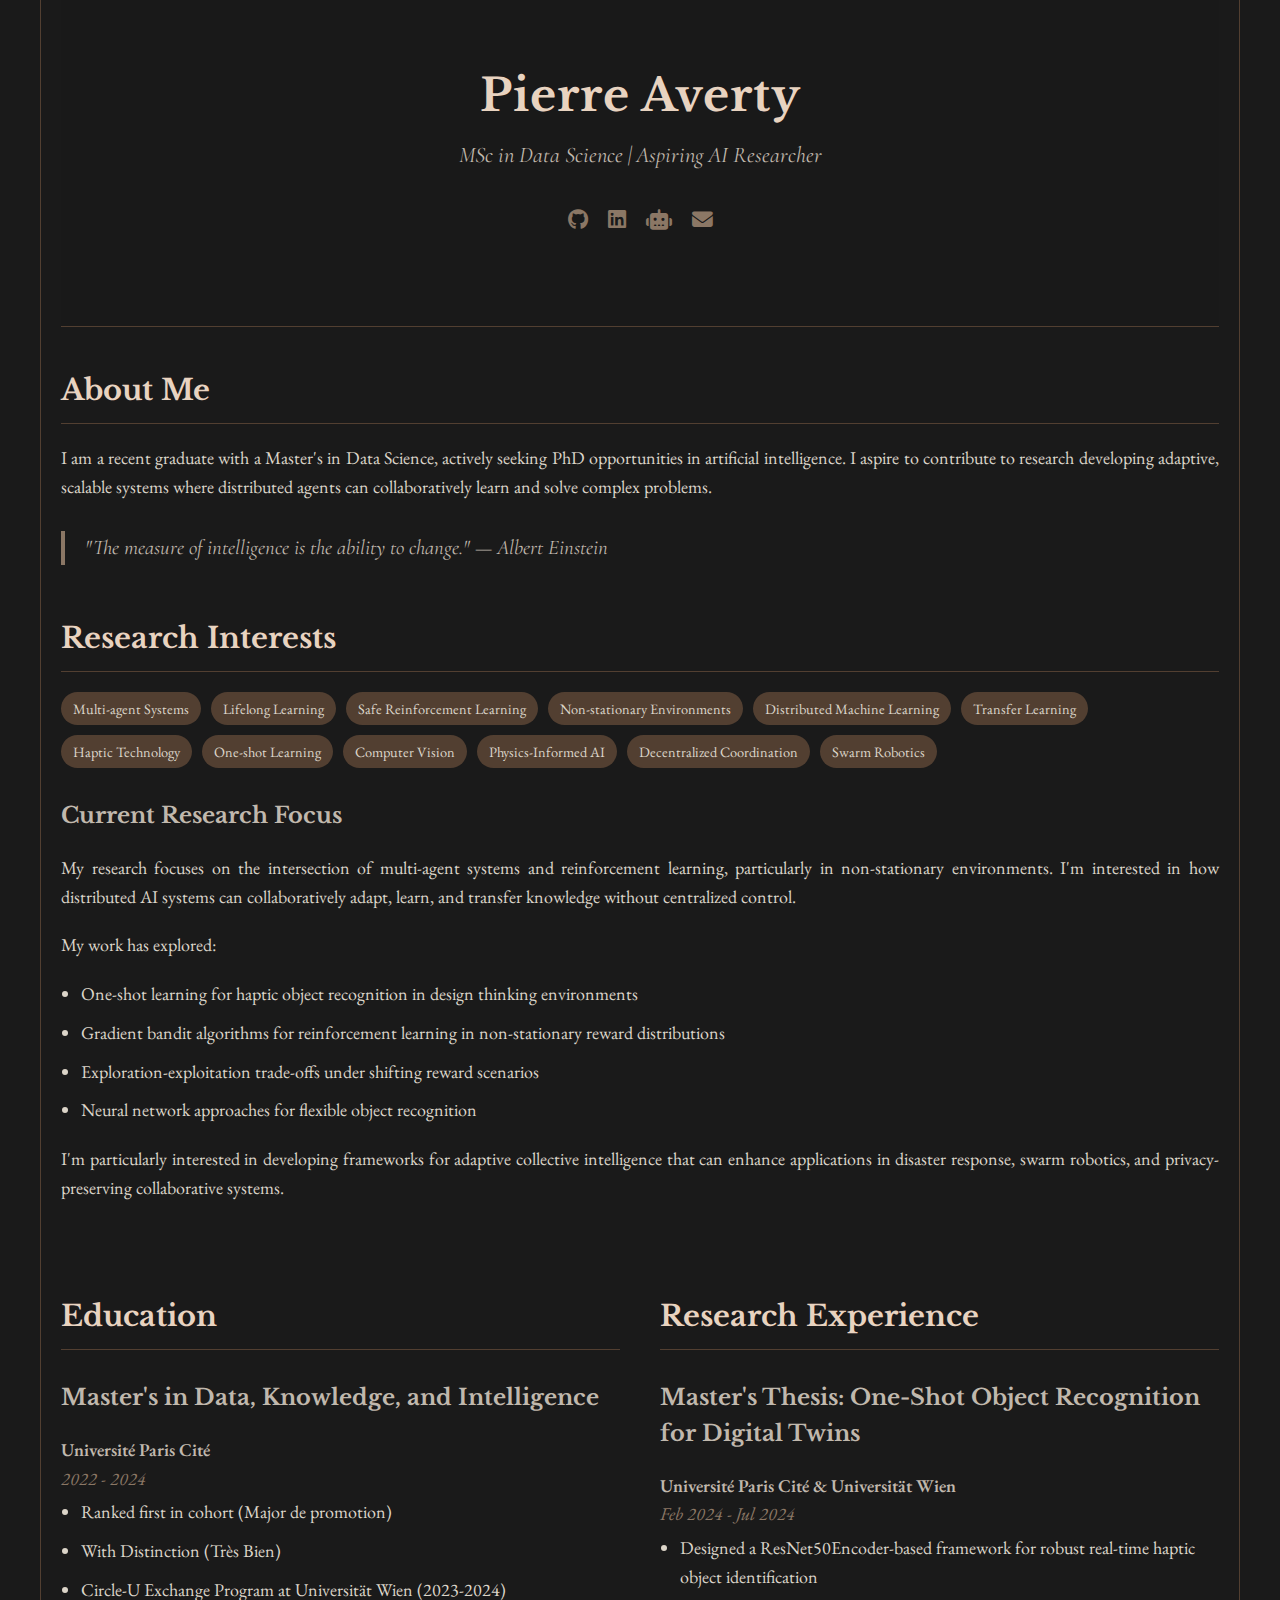
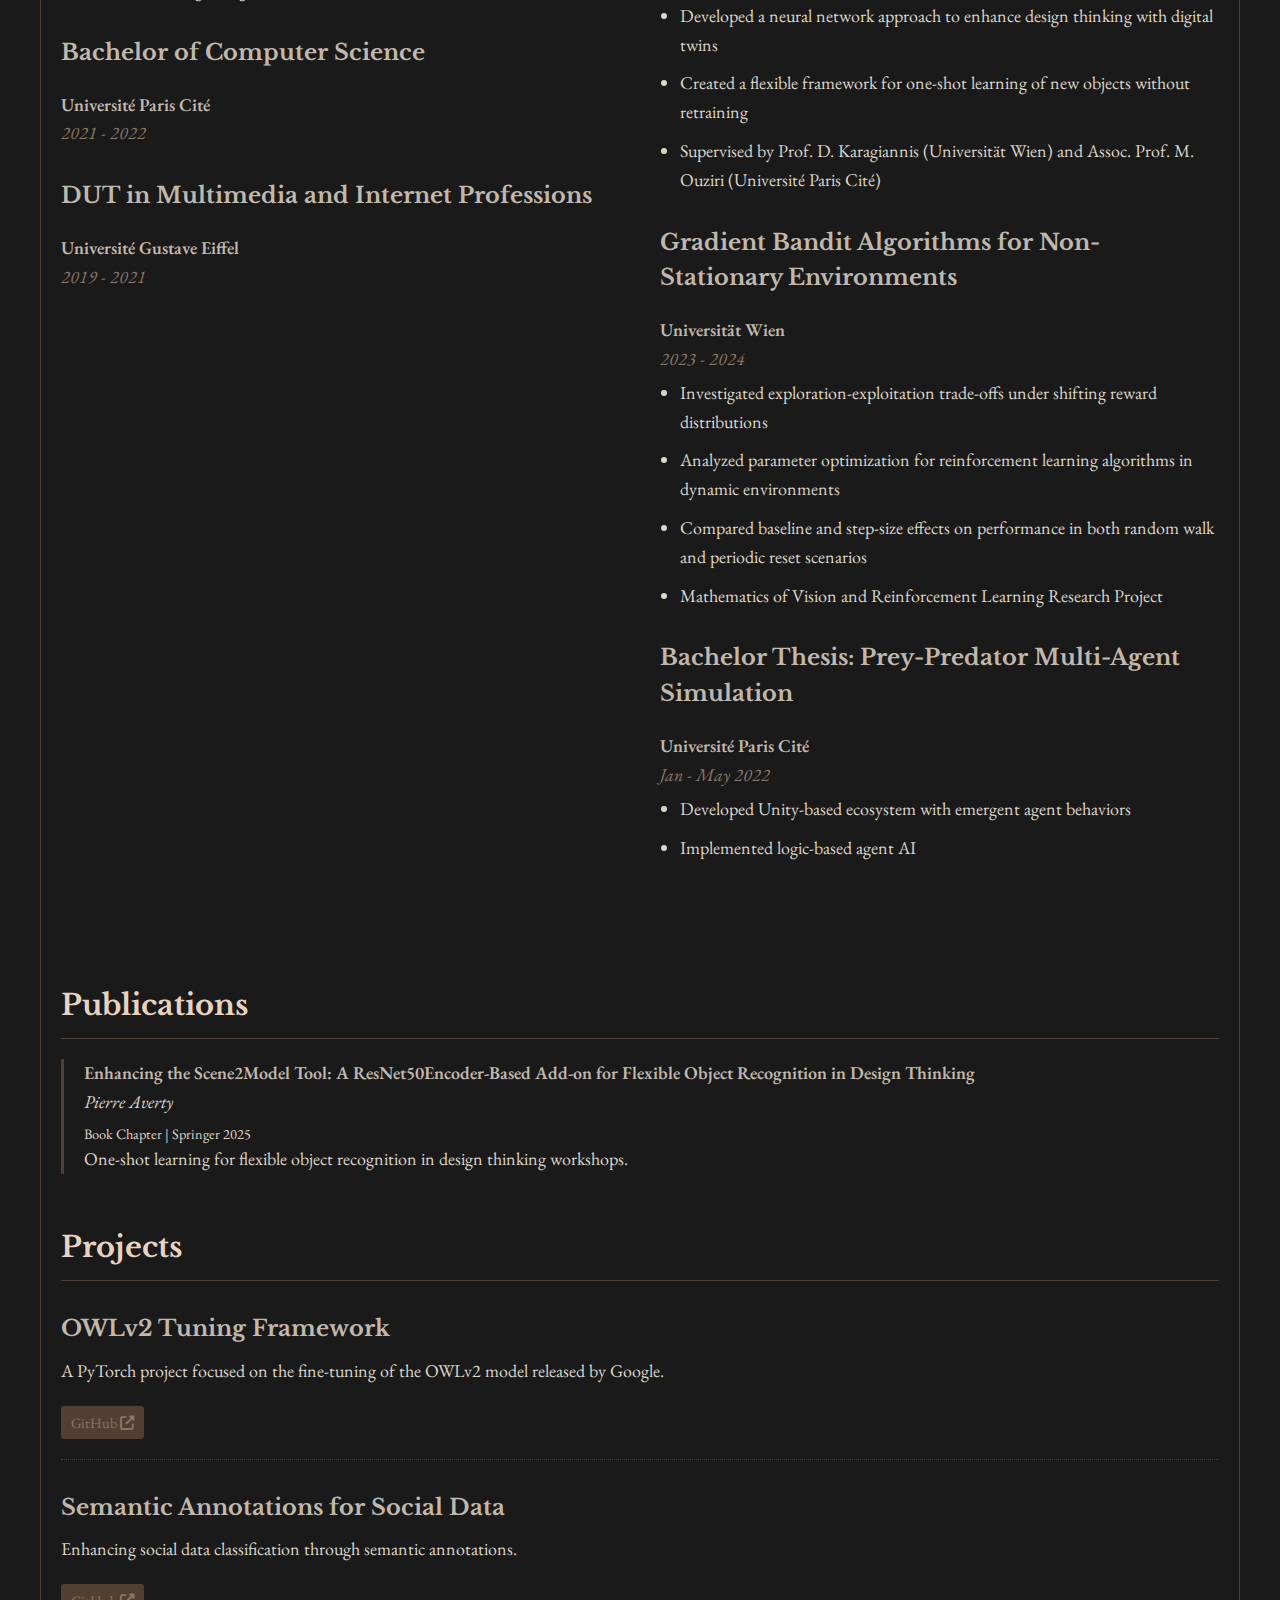
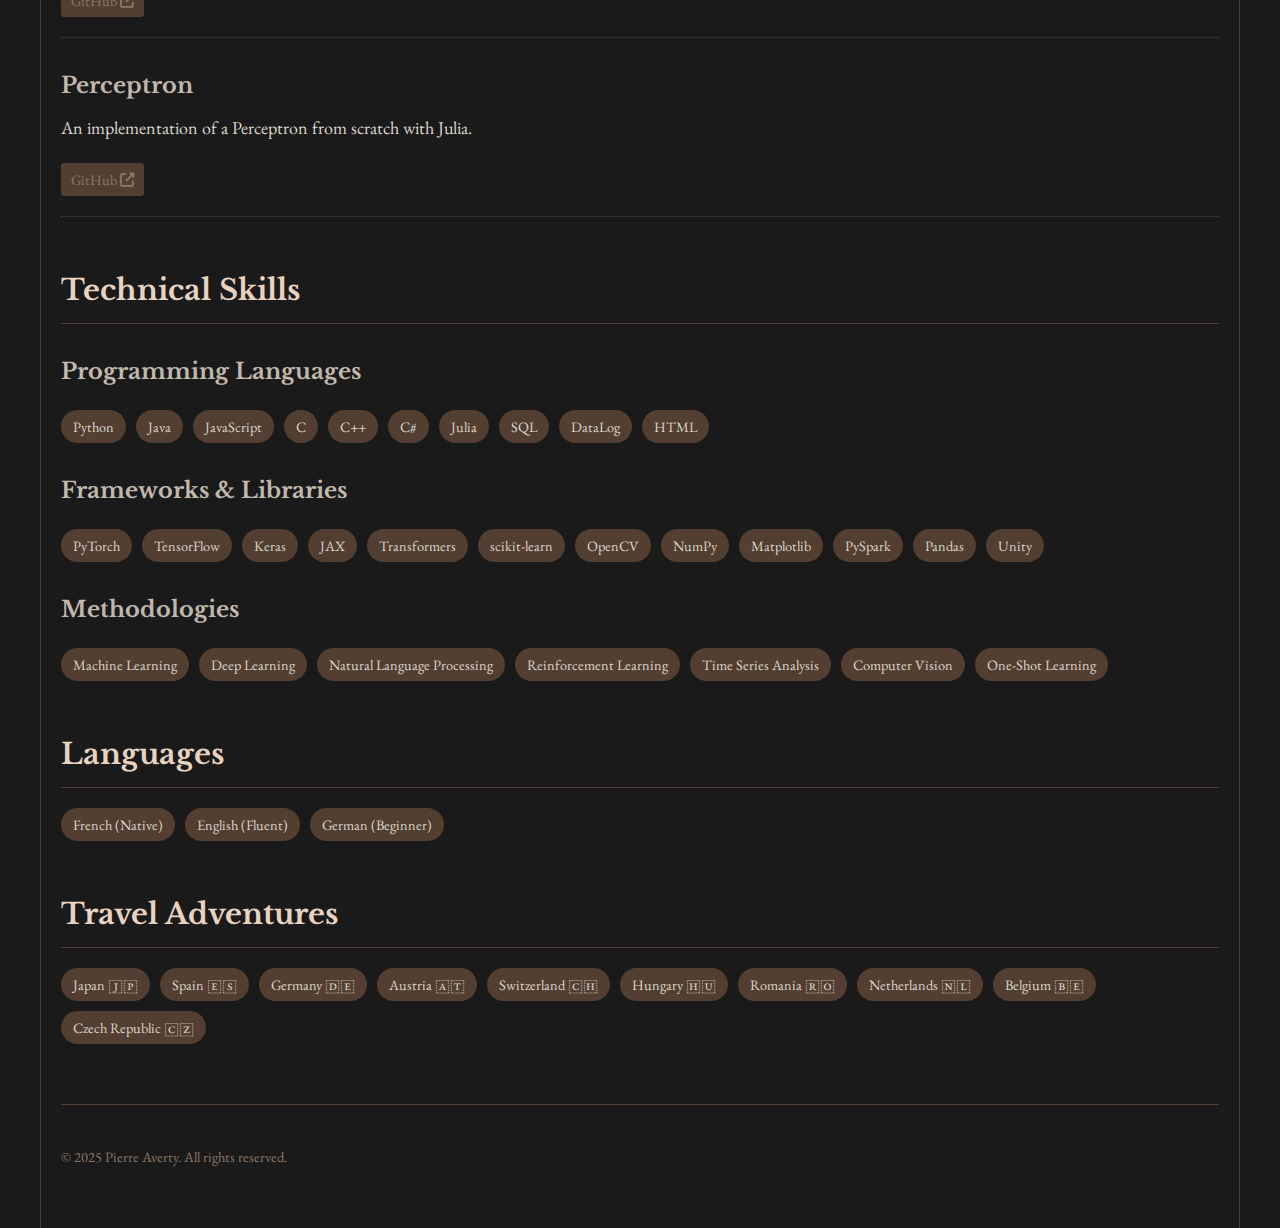
<file: index.html>
<!DOCTYPE html>
<html lang="en">
<head>
    <meta charset="UTF-8">
    <meta name="viewport" content="width=device-width, initial-scale=1.0">
    <title>Pierre Averty | AI Researcher</title>
    <link rel="stylesheet" href="./assets/css/style.css">
    <link rel="stylesheet" href="https://cdnjs.cloudflare.com/ajax/libs/font-awesome/6.4.0/css/all.min.css">
    <link rel="preconnect" href="https://fonts.googleapis.com">
    <link rel="preconnect" href="https://fonts.gstatic.com" crossorigin>
    <link href="https://fonts.googleapis.com/css2?family=Cormorant+Garamond:wght@400;500;600;700&family=EB+Garamond:wght@400;500;600&family=Libre+Baskerville:wght@400;700&display=swap" rel="stylesheet">
</head>
<body>
    <header>
        <h1>Pierre Averty</h1>
        <div class="subtitle">MSc in Data Science | Aspiring AI Researcher</div>
        <div class="social-links">
            <a href="https://github.com/pierreaverty" target="_blank" title="GitHub"><i class="fab fa-github"></i></a>
            <a href="https://www.linkedin.com/in/pierre-averty-996ab5195/" target="_blank" title="LinkedIn"><i class="fab fa-linkedin"></i></a>
            <a href="https://huggingface.co/pierreaverty1" target="_blank" title="HuggingFace"><i class="fas fa-robot"></i></a>
            <a href="mailto:pierre.averty2001@gmail.com" title="Email"><i class="fas fa-envelope"></i></a>
        </div>
    </header>
    
    <main>
        <section id="about">
            <h2>About Me</h2>
            <p>
                I am a recent graduate with a Master's in Data Science, actively seeking PhD opportunities in artificial intelligence. I aspire to contribute to research developing adaptive, scalable systems where distributed agents can collaboratively learn and solve complex problems.
            </p>
            
            <blockquote>
                "The measure of intelligence is the ability to change." — Albert Einstein
            </blockquote>
        </section>
        
        <section id="research-interests">
            <h2>Research Interests</h2>
            <div class="skills">
                <span class="skill">Multi-agent Systems</span>
                <span class="skill">Lifelong Learning</span>
                <span class="skill">Safe Reinforcement Learning</span>
                <span class="skill">Non-stationary Environments</span>
                <span class="skill">Distributed Machine Learning</span>
                <span class="skill">Transfer Learning</span>
                <span class="skill">Haptic Technology</span>
                <span class="skill">One-shot Learning</span>
                <span class="skill">Computer Vision</span>
                <span class="skill">Physics-Informed AI</span>
                <span class="skill">Decentralized Coordination</span>
                <span class="skill">Swarm Robotics</span>
            </div>
            
            <h3>Current Research Focus</h3>
            <p>
                My research focuses on the intersection of multi-agent systems and reinforcement learning, particularly in non-stationary environments. I'm interested in how distributed AI systems can collaboratively adapt, learn, and transfer knowledge without centralized control.
            </p>
            <p>
                My work has explored:
            </p>
            <ul>
                <li>One-shot learning for haptic object recognition in design thinking environments</li>
                <li>Gradient bandit algorithms for reinforcement learning in non-stationary reward distributions</li>
                <li>Exploration-exploitation trade-offs under shifting reward scenarios</li>
                <li>Neural network approaches for flexible object recognition</li>
            </ul>
            <p>
                I'm particularly interested in developing frameworks for adaptive collective intelligence that can enhance applications in disaster response, swarm robotics, and privacy-preserving collaborative systems.
            </p>
        </section>
        
        <div class="two-column">
            <section id="education">
                <h2>Education</h2>
                
                <div class="education-item">
                    <h3>Master's in Data, Knowledge, and Intelligence</h3>
                    <div class="institution">Université Paris Cité</div>
                    <div class="year">2022 - 2024</div>
                    <ul>
                        <li>Ranked first in cohort (Major de promotion)</li>
                        <li>With Distinction (Très Bien)</li>
                        <li>Circle-U Exchange Program at Universität Wien (2023-2024)</li>
                    </ul>
                </div>
                
                <div class="education-item">
                    <h3>Bachelor of Computer Science</h3>
                    <div class="institution">Université Paris Cité</div>
                    <div class="year">2021 - 2022</div>
                </div>
                
                <div class="education-item">
                    <h3>DUT in Multimedia and Internet Professions</h3>
                    <div class="institution">Université Gustave Eiffel</div>
                    <div class="year">2019 - 2021</div>
                </div>
            </section>
            
            <section id="research">
                <h2>Research Experience</h2>
                
                <div class="experience-item">
                    <h3>Master's Thesis: One-Shot Object Recognition for Digital Twins</h3>
                    <div class="institution">Université Paris Cité & Universität Wien</div>
                    <div class="year">Feb 2024 - Jul 2024</div>
                    <ul>
                        <li>Designed a ResNet50Encoder-based framework for robust real-time haptic object identification</li>
                        <li>Developed a neural network approach to enhance design thinking with digital twins</li>
                        <li>Created a flexible framework for one-shot learning of new objects without retraining</li>
                        <li>Supervised by Prof. D. Karagiannis (Universität Wien) and Assoc. Prof. M. Ouziri (Université Paris Cité)</li>
                    </ul>
                </div>
                
                <div class="experience-item">
                    <h3>Gradient Bandit Algorithms for Non-Stationary Environments</h3>
                    <div class="institution">Universität Wien</div>
                    <div class="year">2023 - 2024</div>
                    <ul>
                        <li>Investigated exploration-exploitation trade-offs under shifting reward distributions</li>
                        <li>Analyzed parameter optimization for reinforcement learning algorithms in dynamic environments</li>
                        <li>Compared baseline and step-size effects on performance in both random walk and periodic reset scenarios</li>
                        <li>Mathematics of Vision and Reinforcement Learning Research Project</li>
                    </ul>
                </div>
                
                <div class="experience-item">
                    <h3>Bachelor Thesis: Prey-Predator Multi-Agent Simulation</h3>
                    <div class="institution">Université Paris Cité</div>
                    <div class="year">Jan - May 2022</div>
                    <ul>
                        <li>Developed Unity-based ecosystem with emergent agent behaviors</li>
                        <li>Implemented logic-based agent AI</li>
                    </ul>
                </div>
            </section>
        </div>
        
        <section id="publications">
            <h2>Publications</h2>
            
            <div class="publication">
                <div class="publication-title">Enhancing the Scene2Model Tool: A ResNet50Encoder-Based Add-on for Flexible Object Recognition in Design Thinking</div>
                <div class="publication-authors">Pierre Averty</div>
                <div class="publication-details">Book Chapter | Springer 2025</div>
                <p>One-shot learning for flexible object recognition in design thinking workshops.</p>
            </div>
        </section>
        
        <section id="projects">
            <h2>Projects</h2>
            
            <div class="project">
                <h3>OWLv2 Tuning Framework</h3>
                <p>A PyTorch project focused on the fine-tuning of the OWLv2 model released by Google.</p>
                <div class="project-links">
                    <a href="https://github.com/pierreaverty/OWLv2-Tunning" target="_blank">GitHub <i class="fas fa-external-link-alt"></i></a>
                </div>
            </div>
            
            <div class="project">
                <h3>Semantic Annotations for Social Data</h3>
                <p>Enhancing social data classification through semantic annotations.</p>
                <div class="project-links">
                    <a href="https://github.com/pierreaverty/TER_project" target="_blank">GitHub <i class="fas fa-external-link-alt"></i></a>
                </div>
            </div>
            
            <div class="project">
                <h3>Perceptron</h3>
                <p>An implementation of a Perceptron from scratch with Julia.</p>
                <div class="project-links">
                    <a href="https://github.com/pierreaverty/perceptron" target="_blank">GitHub <i class="fas fa-external-link-alt"></i></a>
                </div>
            </div>
        </section>
        
        <section id="skills">
            <h2>Technical Skills</h2>
            
            <h3>Programming Languages</h3>
            <div class="skills">
                <span class="skill">Python</span>
                <span class="skill">Java</span>
                <span class="skill">JavaScript</span>
                <span class="skill">C</span>
                <span class="skill">C++</span>
                <span class="skill">C#</span>
                <span class="skill">Julia</span>
                <span class="skill">SQL</span>
                <span class="skill">DataLog</span>
                <span class="skill">HTML</span>
            </div>
            
            <h3>Frameworks & Libraries</h3>
            <div class="skills">
                <span class="skill">PyTorch</span>
                <span class="skill">TensorFlow</span>
                <span class="skill">Keras</span>
                <span class="skill">JAX</span>
                <span class="skill">Transformers</span>
                <span class="skill">scikit-learn</span>
                <span class="skill">OpenCV</span>
                <span class="skill">NumPy</span>
                <span class="skill">Matplotlib</span>
                <span class="skill">PySpark</span>
                <span class="skill">Pandas</span>
                <span class="skill">Unity</span>
            </div>
            
            <h3>Methodologies</h3>
            <div class="skills">
                <span class="skill">Machine Learning</span>
                <span class="skill">Deep Learning</span>
                <span class="skill">Natural Language Processing</span>
                <span class="skill">Reinforcement Learning</span>
                <span class="skill">Time Series Analysis</span>
                <span class="skill">Computer Vision</span>
                <span class="skill">One-Shot Learning</span>
            </div>
        </section>
        
        <section id="languages">
            <h2>Languages</h2>
            <div class="skills">
                <span class="skill">French (Native)</span>
                <span class="skill">English (Fluent)</span>
                <span class="skill">German (Beginner)</span>
            </div>
        </section>
        
        <section id="travels">
            <h2>Travel Adventures</h2>
            <div class="skills">
                <span class="skill">Japan 🇯🇵</span>
                <span class="skill">Spain 🇪🇸</span>
                <span class="skill">Germany 🇩🇪</span>
                <span class="skill">Austria 🇦🇹</span>
                <span class="skill">Switzerland 🇨🇭</span>
                <span class="skill">Hungary 🇭🇺</span>
                <span class="skill">Romania 🇷🇴</span>
                <span class="skill">Netherlands 🇳🇱</span>
                <span class="skill">Belgium 🇧🇪</span>
                <span class="skill">Czech Republic 🇨🇿</span>
            </div>
        </section>
    </main>
    
    <footer>
        <p>© 2025 Pierre Averty. All rights reserved.</p>
    </footer>
</body>
</html>
</file>
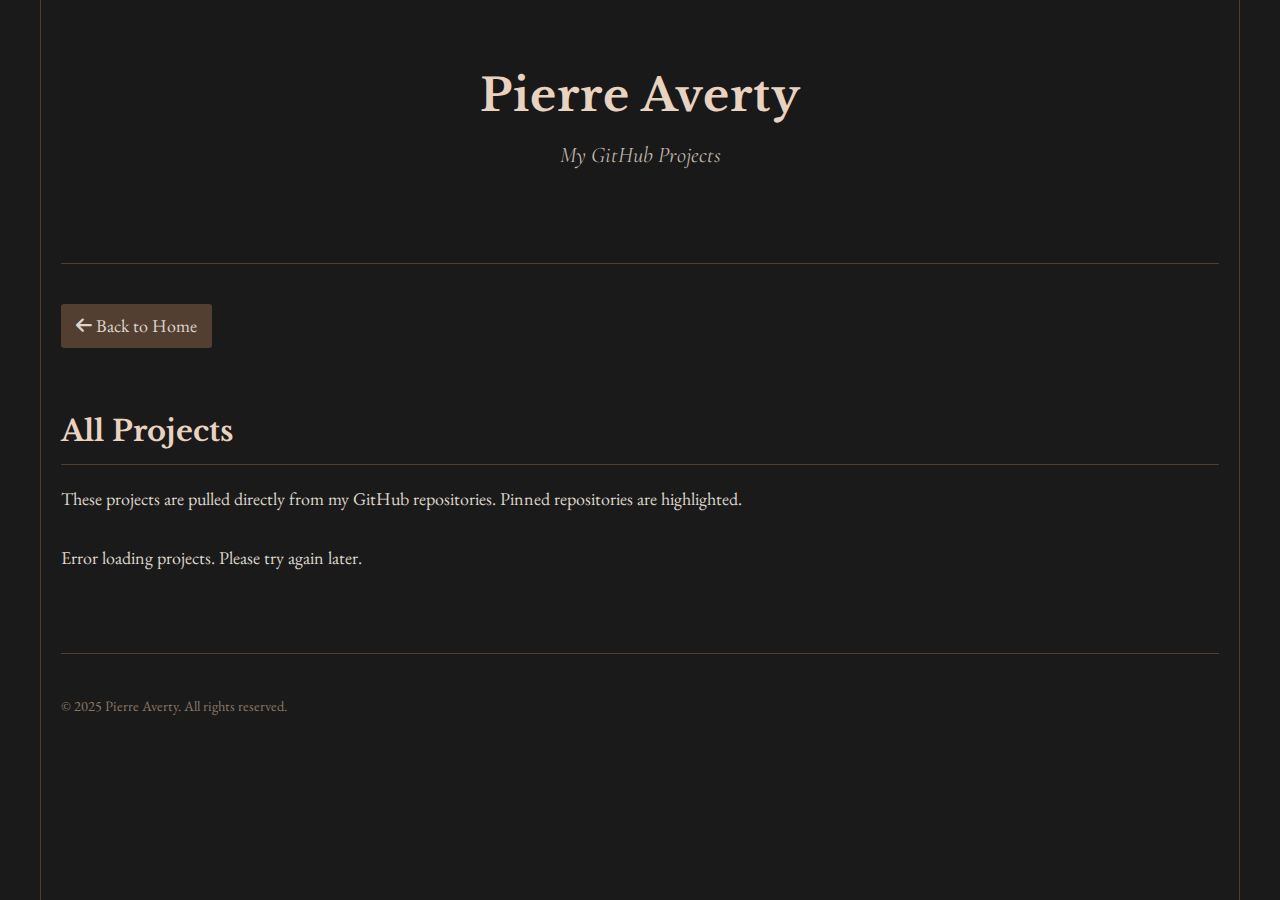
<file: projects.html>
<!DOCTYPE html>
<html lang="en">
<head>
    <meta charset="UTF-8">
    <meta name="viewport" content="width=device-width, initial-scale=1.0">
    <title>Projects | Pierre Averty</title>
    <link rel="stylesheet" href="./assets/css/style.css">
    <link rel="stylesheet" href="./assets/css/projects.css">
    <link rel="stylesheet" href="https://cdnjs.cloudflare.com/ajax/libs/font-awesome/6.4.0/css/all.min.css">
    <link rel="preconnect" href="https://fonts.googleapis.com">
    <link rel="preconnect" href="https://fonts.gstatic.com" crossorigin>
    <link href="https://fonts.googleapis.com/css2?family=Cormorant+Garamond:wght@400;500;600;700&family=EB+Garamond:wght@400;500;600&family=Libre+Baskerville:wght@400;700&display=swap" rel="stylesheet">
</head>
<body>
    <header>
        <h1>Pierre Averty</h1>
        <div class="subtitle">My GitHub Projects</div>
    </header>
    
    <main>
        <section>
            <a href="index.html" class="back-to-home"><i class="fas fa-arrow-left"></i> Back to Home</a>
            
            <h2>All Projects</h2>
            <p>These projects are pulled directly from my GitHub repositories. Pinned repositories are highlighted.</p>
            
            <div id="all-projects-container" class="project-grid">
                <!-- Projects will be loaded dynamically here -->
                <div class="loading-projects">Loading projects from GitHub...</div>
            </div>
        </section>
    </main>
    
    <footer>
        <p>© 2025 Pierre Averty. All rights reserved.</p>
    </footer>

    <!-- GitHub Projects Script -->
    <script src="./assets/js/projects-page.js"></script>
</body>
</html>
</file>
<file: assets/css/style.css>
:root {
    --main-bg: #1a1a1a;
    --paper: #f1ece3;
    --accent: #8b7765;
    --text: #dcd5c9;
    --dark-accent: #523f31;
    --light-accent: #c0b8ad;
    --highlight: #e8d3c0;
}

* {
    margin: 0;
    padding: 0;
    box-sizing: border-box;
}

body {
    font-family: 'EB Garamond', serif;
    font-size: 18px;
    line-height: 1.6;
    background-color: var(--main-bg);
    color: var(--text);
    max-width: 1200px;
    margin: 0 auto;
    padding: 0 20px;
    border-left: 1px solid var(--dark-accent);
    border-right: 1px solid var(--dark-accent);
    min-height: 100vh;
}

header {
    padding: 60px 0;
    text-align: center;
    border-bottom: 1px solid var(--dark-accent);
    margin-bottom: 40px;
    background-image: url('https://api.placeholder.com/400/320');
    background-size: cover;
    background-position: center;
    position: relative;
}

header::before {
    content: '';
    position: absolute;
    top: 0;
    left: 0;
    width: 100%;
    height: 100%;
    background-color: rgba(26, 26, 26, 0.85);
    z-index: 1;
}

header * {
    position: relative;
    z-index: 2;
}

h1, h2, h3, h4, h5, h6 {
    font-family: 'Libre Baskerville', serif;
    margin-bottom: 20px;
    color: var(--highlight);
}

h1 {
    font-size: 2.8rem;
    font-weight: 700;
    letter-spacing: 1px;
    margin-bottom: 5px;
}

h2 {
    font-size: 1.8rem;
    margin-top: 40px;
    padding-bottom: 10px;
    border-bottom: 1px solid var(--dark-accent);
}

h3 {
    font-size: 1.4rem;
    color: var(--light-accent);
    margin-top: 30px;
}

p {
    margin-bottom: 20px;
    text-align: justify;
}

.subtitle {
    font-family: 'Cormorant Garamond', serif;
    font-size: 1.4rem;
    font-style: italic;
    color: var(--light-accent);
    margin-bottom: 30px;
}

.social-links {
    margin: 30px 0;
    display: flex;
    justify-content: center;
    gap: 20px;
}

.social-links a {
    color: var(--accent);
    font-size: 1.3rem;
    transition: color 0.3s;
    text-decoration: none;
}

.social-links a:hover {
    color: var(--highlight);
}

section {
    margin-bottom: 50px;
}

ul {
    margin-left: 20px;
    margin-bottom: 20px;
}

li {
    margin-bottom: 10px;
}

a {
    color: var(--accent);
    text-decoration: underline;
    text-decoration-thickness: 1px;
    text-underline-offset: 2px;
    transition: color 0.3s;
}

a:hover {
    color: var(--highlight);
}

.two-column {
    display: grid;
    grid-template-columns: 1fr 1fr;
    gap: 40px;
}

.project {
    margin-bottom: 30px;
    padding-bottom: 20px;
    border-bottom: 1px dotted var(--dark-accent);
}

.project h3 {
    margin-bottom: 10px;
}

.project-links {
    display: flex;
    gap: 15px;
    margin-top: 10px;
}

.project-links a {
    padding: 5px 10px;
    background-color: var(--dark-accent);
    border-radius: 3px;
    text-decoration: none;
    font-size: 0.9rem;
    transition: background-color 0.3s;
}

.project-links a:hover {
    background-color: var(--accent);
}

.skills {
    display: flex;
    flex-wrap: wrap;
    gap: 10px;
    margin-bottom: 20px;
}

.skill {
    padding: 5px 12px;
    background-color: var(--dark-accent);
    border-radius: 20px;
    font-size: 0.9rem;
}

.education-item, .experience-item {
    margin-bottom: 30px;
}

.institution {
    font-weight: 600;
    color: var(--light-accent);
}

.year {
    font-style: italic;
    color: var(--accent);
    margin-bottom: 5px;
}

.publication {
    margin-bottom: 25px;
    padding-left: 20px;
    border-left: 3px solid var(--dark-accent);
}

.publication-title {
    font-weight: 600;
    color: var(--light-accent);
}

.publication-authors {
    font-style: italic;
    margin-bottom: 5px;
}

.publication-details {
    font-size: 0.9rem;
}

blockquote {
    font-family: 'Cormorant Garamond', serif;
    font-size: 1.3rem;
    font-style: italic;
    border-left: 4px solid var(--accent);
    padding-left: 20px;
    margin: 30px 0;
    color: var(--light-accent);
}

footer {
    text-align: center;
    padding: 40px 0;
    margin-top: 60px;
    border-top: 1px solid var(--dark-accent);
    font-size: 0.9rem;
    color: var(--accent);
}

/* Media Queries for Responsive Design */
@media (max-width: 768px) {
    .two-column {
        grid-template-columns: 1fr;
    }
    
    body {
        font-size: 16px;
    }
    
    h1 {
        font-size: 2.2rem;
    }
    
    h2 {
        font-size: 1.5rem;
    }
    
    header {
        padding: 40px 0;
    }
}
</file>
<file: assets/css/projects.css>
/* Additional styles specific to the projects page */

.back-to-home {
    display: inline-block;
    margin-bottom: 20px;
    padding: 8px 15px;
    background-color: var(--dark-accent);
    color: var(--text);
    text-decoration: none;
    border-radius: 3px;
    transition: background-color 0.3s;
}

.back-to-home:hover {
    background-color: var(--accent);
    color: var(--text);
}

.project-grid {
    display: grid;
    grid-template-columns: repeat(auto-fill, minmax(300px, 1fr));
    gap: 25px;
    margin-top: 30px;
}

.project-card {
    height: 100%;
    display: flex;
    flex-direction: column;
    border: 1px solid var(--dark-accent);
    border-radius: 5px;
    padding: 20px;
    background-color: rgba(26, 26, 26, 0.5);
    transition: transform 0.2s;
    position: relative; /* For absolute positioning of badge */
}

.project-card:hover {
    transform: translateY(-5px);
}

.project-card .project-header {
    margin-bottom: 10px;
    padding-right: 80px; /* Make space for the badge */
}

.project-card .project-title {
    margin: 0;
    white-space: nowrap;
    overflow: hidden;
    text-overflow: ellipsis;
    max-width: 100%;
}

.project-card .pinned-badge {
    position: absolute;
    top: 20px;
    right: 20px;
    padding: 3px 7px;
    background-color: var(--accent);
    border-radius: 10px;
    font-size: 0.7rem;
    color: var(--main-bg);
    font-weight: normal;
    font-family: 'EB Garamond', serif;
    line-height: 1;
    z-index: 2;
}

.project-card .project-language {
    display: flex;
    align-items: center;
    gap: 5px;
    font-size: 0.8rem;
    color: var(--light-accent);
    margin-bottom: 10px;
    height: 20px; /* Fixed height */
}

.project-card .project-description {
    flex-grow: 1;
    margin-bottom: 15px;
}

.project-card .project-description p {
    margin-bottom: 0;
    display: -webkit-box;
    -webkit-line-clamp: 3;
    -webkit-box-orient: vertical;
    overflow: hidden;
    text-overflow: ellipsis;
    text-align: left;
    max-height: 4.8em; /* 3 lines at 1.6em line height */
}

.project-card .project-stats {
    display: flex;
    gap: 15px;
    margin-bottom: 15px;
    min-height: 20px;
}

.project-card .project-stat {
    display: flex;
    align-items: center;
    gap: 5px;
    color: var(--accent);
}

.project-card .project-links {
    display: flex;
    gap: 15px;
    margin-top: auto;
}

.project-card .project-links a, .project-card .no-demo {
    flex: 1;
    padding: 8px 10px;
    background-color: var(--dark-accent);
    border-radius: 3px;
    text-decoration: none;
    font-size: 0.9rem;
    text-align: center;
    transition: background-color 0.3s;
}

.project-card .project-links a:hover {
    background-color: var(--accent);
    text-decoration: none;
}

.project-card .no-demo {
    visibility: hidden;
}

/* Media queries for responsive design */
@media (max-width: 768px) {
    .project-grid {
        grid-template-columns: 1fr;
    }
}

@media (max-width: 480px) {
    .project-card {
        padding: 15px;
    }
    
    .project-card .pinned-badge {
        top: 15px;
        right: 15px;
    }
    
    .project-links {
        flex-direction: column;
        gap: 10px;
    }
    
    .project-links a {
        text-align: center;
    }
}
</file>
